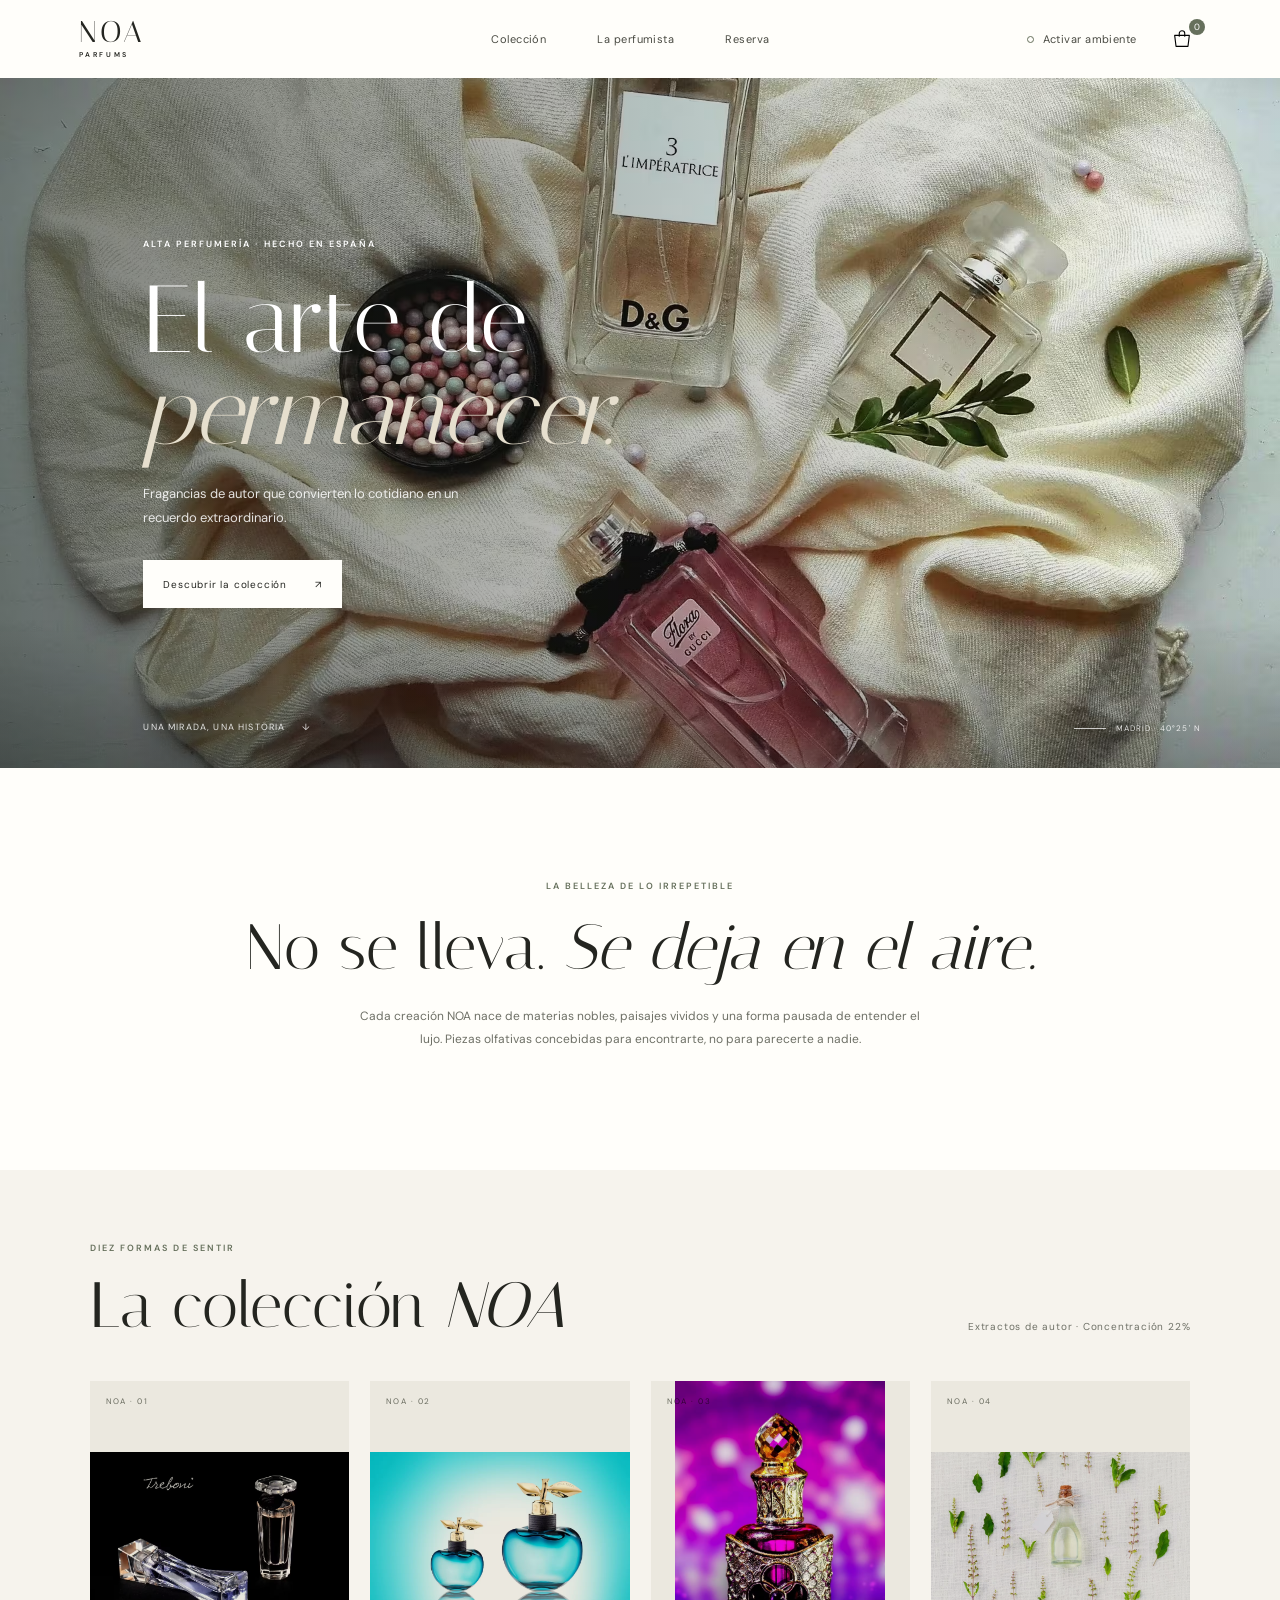
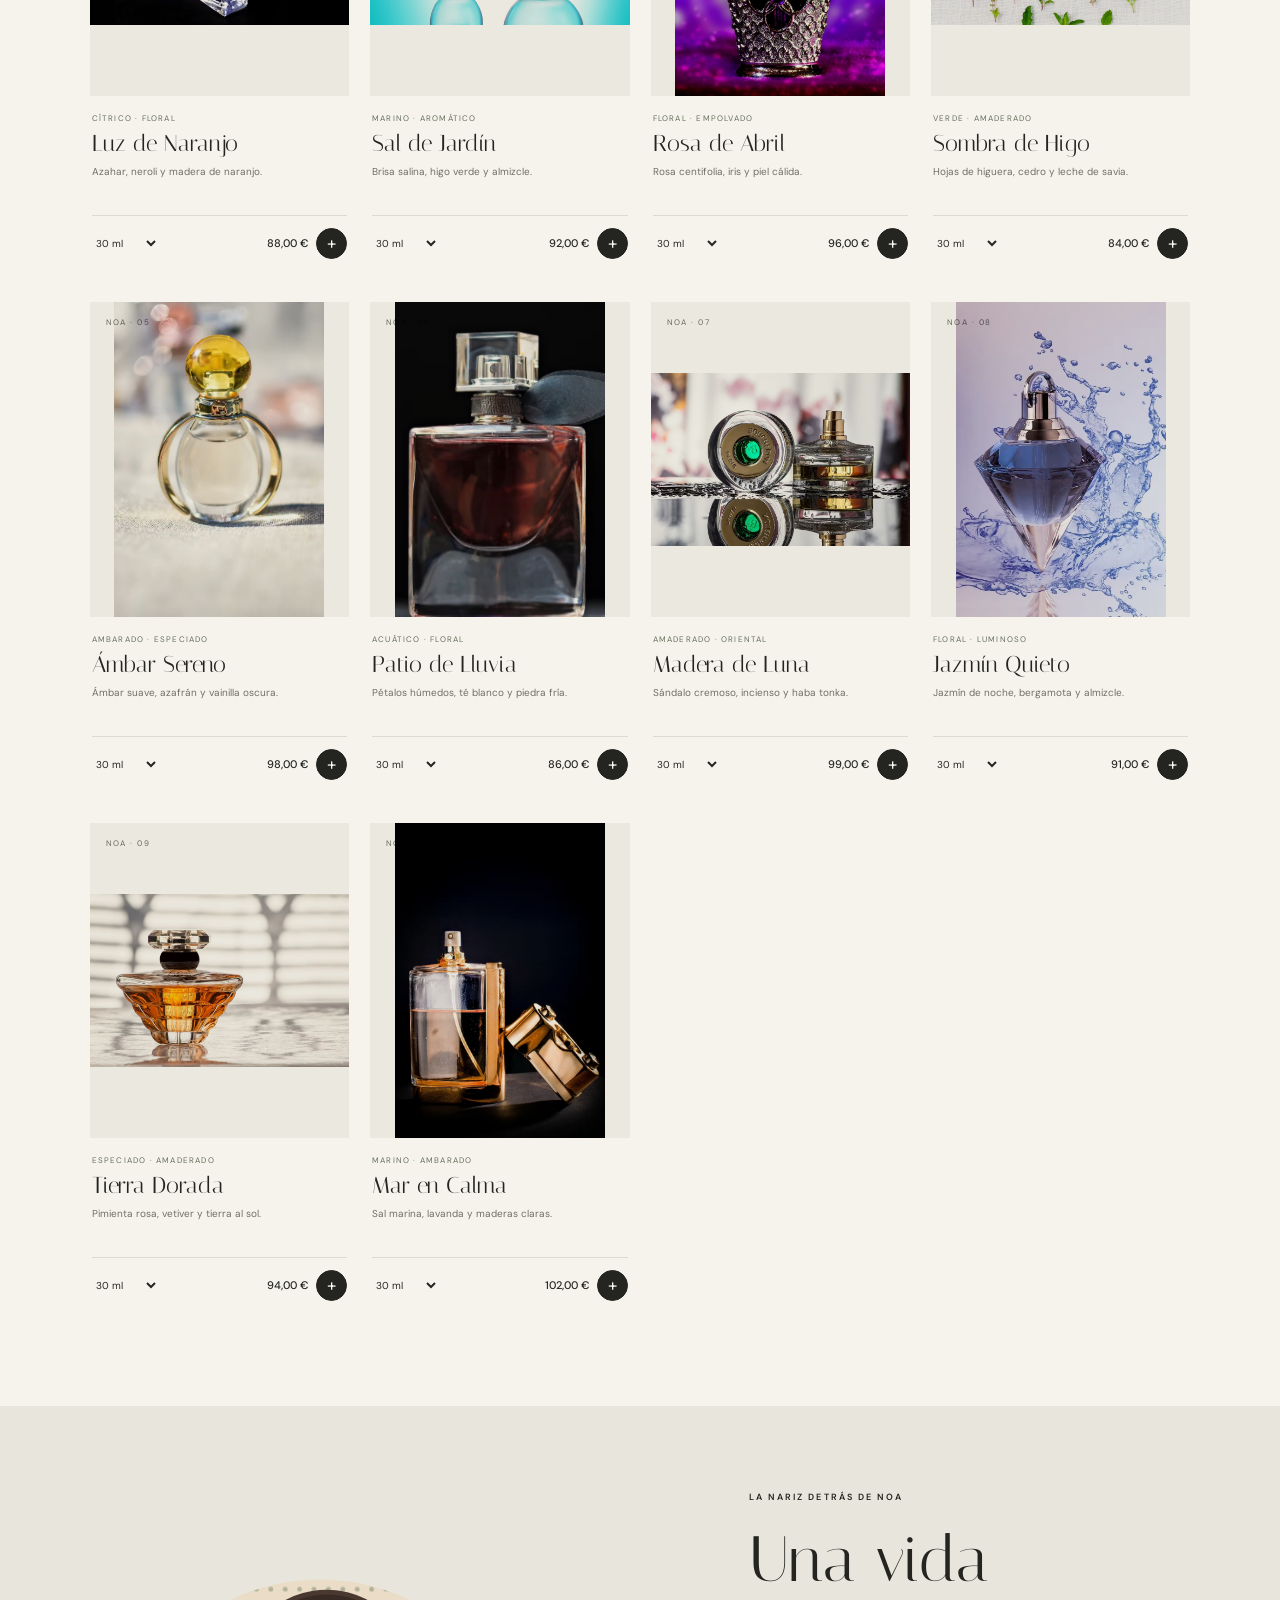
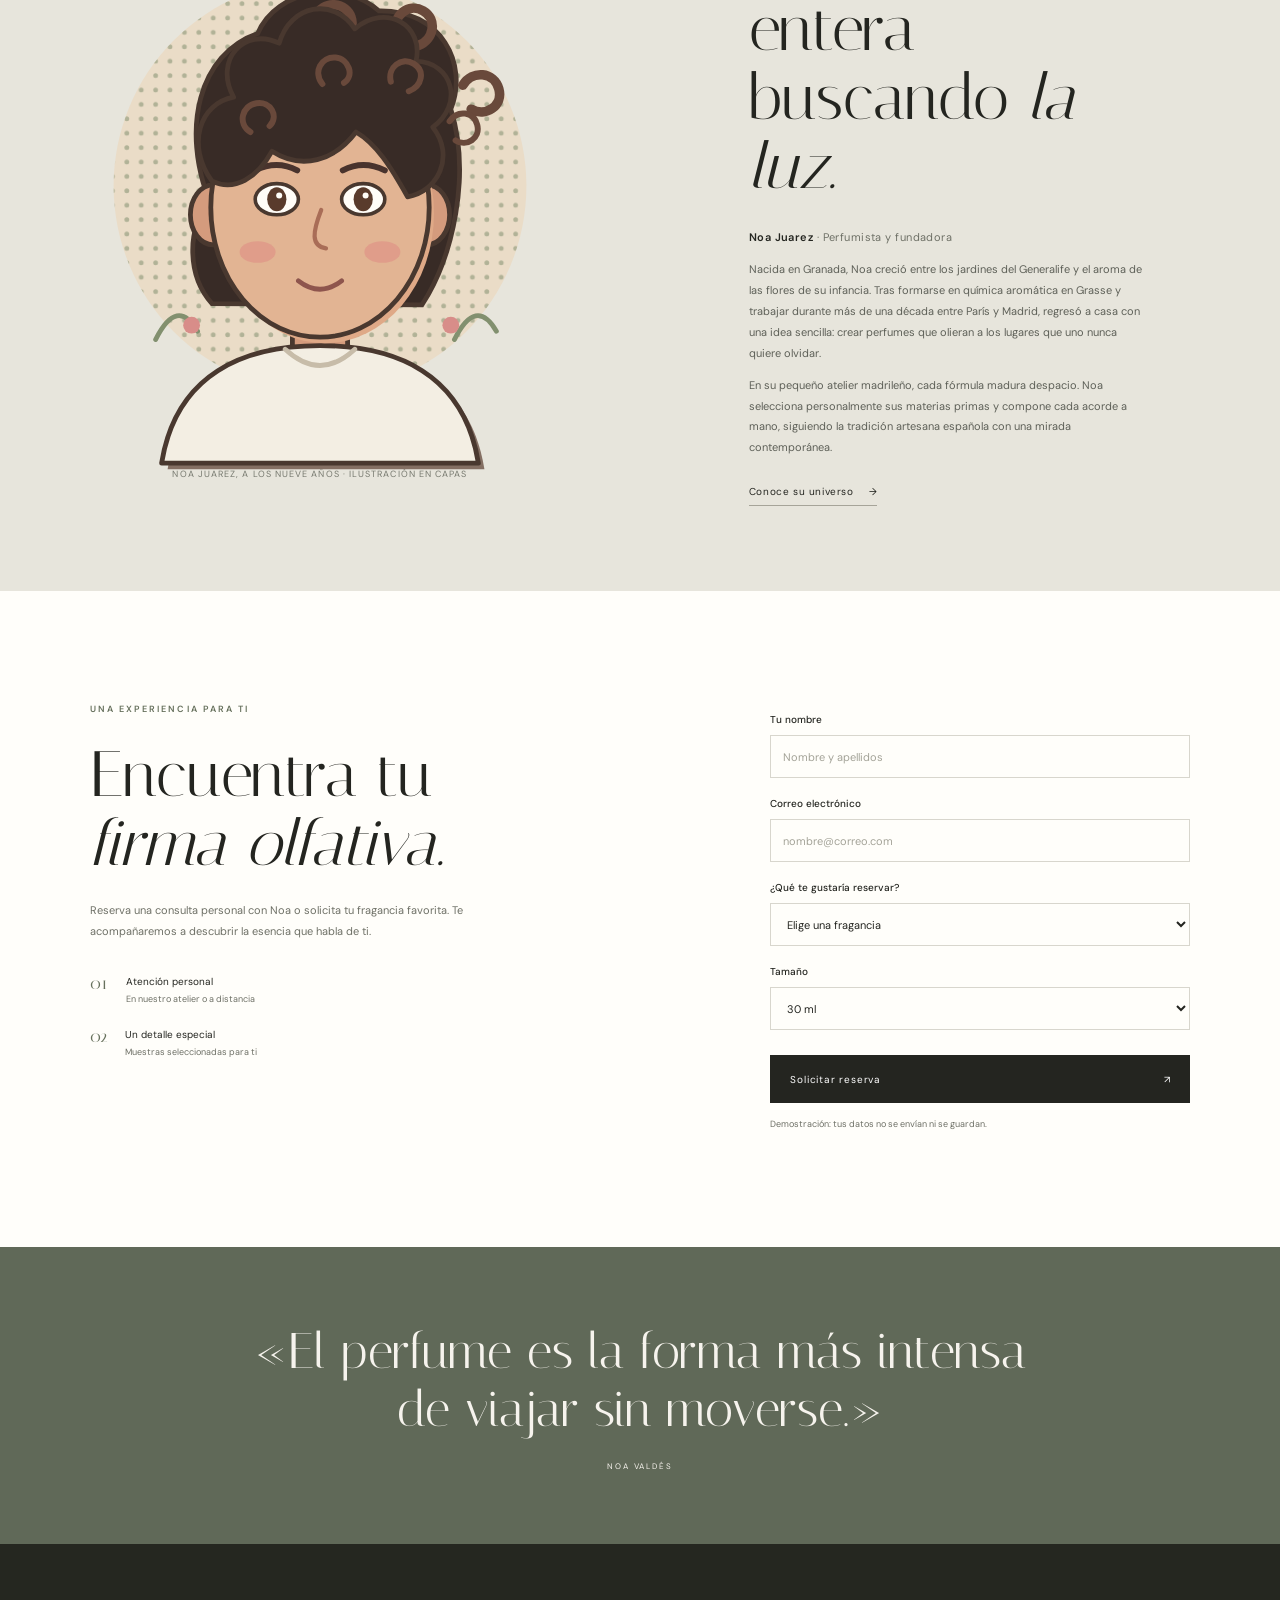
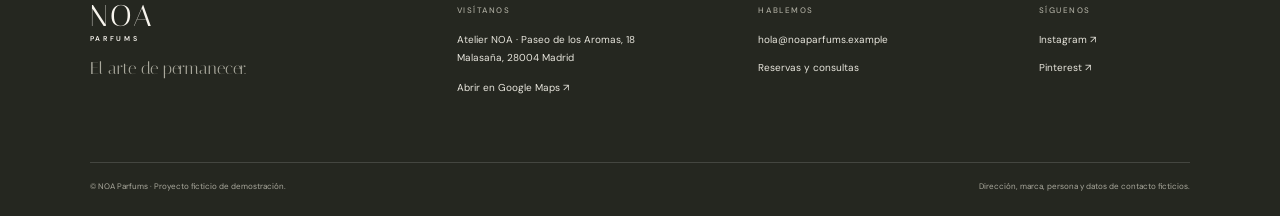
<file: index.html>
<!DOCTYPE html>
<html lang="es">
<head>
    <meta charset="UTF-8">
    <meta name="viewport" content="width=device-width, initial-scale=1.0">
    <meta name="theme-color" content="#f6f2eb">
    <meta name="description" content="NOA Parfums: perfumería de autor, creada en España para acompañar momentos inolvidables.">
    <title>NOA Parfums — El arte de permanecer</title>
    <link rel="preconnect" href="https://fonts.googleapis.com">
    <link rel="preconnect" href="https://fonts.gstatic.com" crossorigin>
    <link href="https://fonts.googleapis.com/css2?family=DM+Sans:wght@400;500;600&family=Italiana&display=swap" rel="stylesheet">
    <link rel="stylesheet" href="css/estilos.css">
</head>
<body>
    <a class="salto-contenido" href="#contenido">Saltar al contenido</a>
    <header class="barra-superior">
        <a class="logotipo" href="#inicio" aria-label="NOA Parfums, inicio">NOA<span>PARFUMS</span></a>
        <nav class="navegacion" aria-label="Navegación principal">
            <a href="#coleccion">Colección</a>
            <a href="#noa">La perfumista</a>
            <a href="#reserva">Reserva</a>
        </nav>
        <div class="acciones-cabecera">
            <button class="boton-sonido" id="toggle-sonido" type="button" aria-pressed="false">
                <span class="punto-sonido" aria-hidden="true"></span>
                <span id="texto-sonido">Activar ambiente</span>
            </button>
            <button class="boton-carrito" id="toggle-cart" type="button" aria-label="Abrir cesta, 0 artículos" aria-controls="cart" aria-expanded="false">
                <svg viewBox="0 0 24 24" aria-hidden="true"><path d="M4 8h16l-1.5 12h-13L4 8Z"/><path d="M9 9V6a3 3 0 0 1 6 0v3"/></svg>
                <span class="contador" id="contador">0</span>
            </button>
        </div>
    </header>

    <main id="contenido">
        <section class="hero" id="inicio" aria-labelledby="titulo-principal">
            <div class="hero-contenido">
                <p class="ceja">Alta perfumería · Hecho en España</p>
                <h1 id="titulo-principal">El arte de<br><em>permanecer.</em></h1>
                <p class="hero-texto">Fragancias de autor que convierten lo cotidiano en un recuerdo extraordinario.</p>
                <a class="boton boton-claro" href="#coleccion">Descubrir la colección <span aria-hidden="true">↗</span></a>
            </div>
            <a class="hero-nota" href="#noa"><span>Una mirada, una historia</span><span aria-hidden="true">↓</span></a>
            <div class="hero-indicador" aria-hidden="true"><span></span> MADRID · 40°25' N</div>
        </section>

        <section class="introduccion seccion" aria-labelledby="titulo-intro">
            <p class="ceja ceja-oscura">La belleza de lo irrepetible</p>
            <h2 id="titulo-intro">No se lleva. <em>Se deja en el aire.</em></h2>
            <p>Cada creación NOA nace de materias nobles, paisajes vividos y una forma pausada de entender el lujo. Piezas olfativas concebidas para encontrarte, no para parecerte a nadie.</p>
        </section>

        <section class="coleccion seccion" id="coleccion" aria-labelledby="titulo-coleccion">
            <div class="encabezado-seccion">
                <div>
                    <p class="ceja ceja-oscura">Diez formas de sentir</p>
                    <h2 id="titulo-coleccion">La colección <em>NOA</em></h2>
                </div>
                <p>Extractos de autor · Concentración 22%</p>
            </div>
            <div id="products" class="catalogo" aria-live="polite"></div>
        </section>

        <section class="historia" id="noa" aria-labelledby="titulo-noa">
            <div class="historia-imagen">
                <div class="retrato-noa" id="retrato-noa" role="img" aria-label="Ilustración en capas de Noa Juarez a los nueve años, con cabello moreno rizado y ojos marrones">
                    <div class="retrato-escena">
                        <div class="retrato-capa" style="--dx:-10;--dy:-6;--z:0">
                            <svg viewBox="0 0 400 440" aria-hidden="true">
                                <defs>
                                    <pattern id="retrato-puntos" width="12" height="12" patternUnits="userSpaceOnUse">
                                        <circle cx="3" cy="3" r="2" fill="#82906f"/>
                                    </pattern>
                                </defs>
                                <circle cx="200" cy="215" r="172" fill="#eadcc7"/>
                                <circle cx="200" cy="215" r="172" fill="url(#retrato-puntos)" opacity=".55"/>
                                <path d="M63 343q18-36 35-7m214 7q18-36 35-7" fill="none" stroke="#82906f" stroke-width="4" stroke-linecap="round"/>
                                <circle cx="93" cy="331" r="7" fill="#d88d89"/>
                                <circle cx="309" cy="331" r="7" fill="#d88d89"/>
                            </svg>
                        </div>
                        <div class="retrato-capa" style="--dx:3;--dy:1;--z:1">
                            <svg viewBox="0 0 400 440" aria-hidden="true">
                                <rect x="177" y="300" width="46" height="66" rx="18" fill="#d49b7d" stroke="#49382f" stroke-width="4"/>
                                <path d="M68 446 C80 371 137 348 200 348 C263 348 320 371 332 446 Z" fill="#846f63" transform="translate(5 5)"/>
                                <path d="M68 446 C80 371 137 348 200 348 C263 348 320 371 332 446 Z" fill="#f3eee3" stroke="#49382f" stroke-width="4" stroke-linejoin="round"/>
                                <path d="M171 351 Q200 378 229 351" fill="none" stroke="#c7bca9" stroke-width="4" stroke-linecap="round"/>
                            </svg>
                        </div>
                        <div class="retrato-cabeza">
                            <div class="retrato-capa" style="--dx:-7;--dy:2;--z:2">
                                <svg viewBox="0 0 400 440" aria-hidden="true">
                                    <path d="M108 228 C84 167 99 105 148 88 C164 50 220 43 249 69 C301 68 324 113 309 151 C326 205 311 274 285 314 L110 313 C90 291 88 252 108 228Z" fill="#382b26" stroke="#49382f" stroke-width="4"/>
                                    <path d="M139 150c-12-9-8-28 6-31 14-3 24 12 15 22m39-49c-9-12-1-29 13-28 14 1 20 18 9 26m42-2c-3-15 11-26 23-19 12 7 9 24-4 29m37 33c8-13 26-11 30 3 4 14-11 24-23 17" fill="none" stroke="#69493b" stroke-width="8" stroke-linecap="round"/>
                                </svg>
                            </div>
                            <div class="retrato-capa" style="--dx:-9;--dy:3;--z:2">
                                <svg viewBox="0 0 400 440" aria-hidden="true">
                                    <ellipse cx="111" cy="239" rx="19" ry="25" fill="#d49b7d" stroke="#49382f" stroke-width="4"/>
                                    <ellipse cx="289" cy="239" rx="19" ry="25" fill="#d49b7d" stroke="#49382f" stroke-width="4"/>
                                    <path d="M112 230q-7 9 1 18m175-18q7 9-1 18" fill="none" stroke="#a96d57" stroke-width="3" stroke-linecap="round"/>
                                </svg>
                            </div>
                            <div class="retrato-capa" style="--dx:13;--dy:8;--z:3">
                                <svg viewBox="0 0 400 440" aria-hidden="true">
                                    <ellipse cx="204" cy="238" rx="91" ry="108" fill="#dfa987"/>
                                    <ellipse cx="200" cy="233" rx="91" ry="108" fill="#e2b493" stroke="#49382f" stroke-width="4"/>
                                </svg>
                            </div>
                            <div class="retrato-capa" style="--dx:22;--dy:14;--z:4">
                                <svg viewBox="0 0 400 440" aria-hidden="true">
                                    <ellipse cx="148" cy="270" rx="15" ry="9" fill="#df8b84" opacity=".55"/>
                                    <ellipse cx="252" cy="270" rx="15" ry="9" fill="#df8b84" opacity=".55"/>
                                    <path d="M182 294 Q200 308 218 294" fill="none" stroke="#8e554d" stroke-width="4" stroke-linecap="round"/>
                                </svg>
                            </div>
                            <div class="retrato-capa retrato-parpadeo" style="--dx:22;--dy:14;--z:5">
                                <svg viewBox="0 0 400 440" aria-hidden="true">
                                    <ellipse cx="164" cy="226" rx="18" ry="13" fill="#fffdf8" stroke="#49382f" stroke-width="3"/>
                                    <ellipse cx="236" cy="226" rx="18" ry="13" fill="#fffdf8" stroke="#49382f" stroke-width="3"/>
                                </svg>
                            </div>
                            <div class="retrato-capa retrato-parpadeo" style="--dx:29;--dy:19;--z:6">
                                <svg viewBox="0 0 400 440" aria-hidden="true">
                                    <ellipse cx="164" cy="226" rx="8" ry="10" fill="#593b2c"/>
                                    <ellipse cx="236" cy="226" rx="8" ry="10" fill="#593b2c"/>
                                    <circle cx="166" cy="223" r="2.5" fill="#fffdf8"/>
                                    <circle cx="238" cy="223" r="2.5" fill="#fffdf8"/>
                                </svg>
                            </div>
                            <div class="retrato-capa" style="--dx:24;--dy:22;--z:7">
                                <svg viewBox="0 0 400 440" aria-hidden="true">
                                    <path d="M146 202 Q164 193 181 202 M219 202 Q236 193 254 202" fill="none" stroke="#49332d" stroke-width="5" stroke-linecap="round"/>
                                </svg>
                            </div>
                            <div class="retrato-capa" style="--dx:31;--dy:18;--z:8">
                                <svg viewBox="0 0 400 440" aria-hidden="true">
                                    <path d="M201 235 C194 253 192 265 205 267" fill="none" stroke="#a96d57" stroke-width="3.5" stroke-linecap="round"/>
                                </svg>
                            </div>
                            <div class="retrato-capa" style="--dx:16;--dy:10;--z:10">
                                <svg viewBox="0 0 400 440" aria-hidden="true">
                                    <path d="M110 211 C88 181 100 146 128 141 C111 110 137 82 166 96 C175 64 211 57 229 84 C255 62 287 81 280 111 C311 112 320 147 294 166 C313 190 298 220 273 224 C259 199 247 180 230 170 C212 194 185 202 160 186 C148 208 129 220 110 211Z" fill="#382b26" stroke="#49382f" stroke-width="4" stroke-linejoin="round"/>
                                    <path d="M142 170c-11-7-7-22 5-24 12-2 19 11 11 19m44-35c-8-10-1-23 11-22 11 1 16 15 7 21m39-1c-3-12 9-21 19-15 10 6 7 19-4 23m34 25c7-10 20-8 23 3 3 11-9 19-18 13" fill="none" stroke="#69493b" stroke-width="5" stroke-linecap="round"/>
                                </svg>
                            </div>
                        </div>
                    </div>
                </div>
                <p class="retrato-pie">Noa Juarez, a los nueve años · Ilustración en capas</p>
            </div>
            <div class="historia-texto">
                <p class="ceja">La nariz detrás de NOA</p>
                <h2 id="titulo-noa">Una vida entera<br>buscando <em>la luz.</em></h2>
                <p class="nombre-fundadora">Noa Juarez <span>· Perfumista y fundadora</span></p>
                <p>Nacida en Granada, Noa creció entre los jardines del Generalife y el aroma de las flores de su infancia. Tras formarse en química aromática en Grasse y trabajar durante más de una década entre París y Madrid, regresó a casa con una idea sencilla: crear perfumes que olieran a los lugares que uno nunca quiere olvidar.</p>
                <p>En su pequeño atelier madrileño, cada fórmula madura despacio. Noa selecciona personalmente sus materias primas y compone cada acorde a mano, siguiendo la tradición artesana española con una mirada contemporánea.</p>
                <a class="enlace-discreto" href="#reserva">Conoce su universo <span aria-hidden="true">→</span></a>
            </div>
        </section>

        <section class="reserva seccion" id="reserva" aria-labelledby="titulo-reserva">
            <div class="reserva-intro">
                <p class="ceja ceja-oscura">Una experiencia para ti</p>
                <h2 id="titulo-reserva">Encuentra tu<br><em>firma olfativa.</em></h2>
                <p>Reserva una consulta personal con Noa o solicita tu fragancia favorita. Te acompañaremos a descubrir la esencia que habla de ti.</p>
                <div class="reserva-detalle"><span>01</span><p>Atención personal<br><small>En nuestro atelier o a distancia</small></p></div>
                <div class="reserva-detalle"><span>02</span><p>Un detalle especial<br><small>Muestras seleccionadas para ti</small></p></div>
            </div>
            <form class="formulario-reserva" id="formulario-reserva">
                <label for="nombre-reserva">Tu nombre</label>
                <input id="nombre-reserva" name="nombre" type="text" autocomplete="name" placeholder="Nombre y apellidos" required>
                <label for="email-reserva">Correo electrónico</label>
                <input id="email-reserva" name="email" type="email" autocomplete="email" placeholder="nombre@correo.com" required>
                <label for="perfume-reserva">¿Qué te gustaría reservar?</label>
                <select id="perfume-reserva" name="perfume" required>
                    <option value="">Elige una fragancia</option>
                </select>
                <label for="tamano-reserva">Tamaño</label>
                <select id="tamano-reserva" name="tamano" required>
                    <option value="30">30 ml</option>
                    <option value="50">50 ml</option>
                    <option value="100">100 ml</option>
                </select>
                <button class="boton boton-oscuro" type="submit">Solicitar reserva <span aria-hidden="true">↗</span></button>
                <p class="aviso-reserva" id="aviso-reserva" role="status">Demostración: tus datos no se envían ni se guardan.</p>
            </form>
        </section>

        <section class="nota-final" aria-label="Filosofía NOA">
            <p>«El perfume es la forma más intensa<br>de viajar sin moverse.»</p>
            <span>NOA VALDÉS</span>
        </section>
    </main>

    <footer class="pie">
        <div class="pie-marca">
            <a class="logotipo logotipo-pie" href="#inicio">NOA<span>PARFUMS</span></a>
            <p>El arte de permanecer.</p>
        </div>
        <div class="pie-columna">
            <h2>Visítanos</h2>
            <p>Atelier NOA · Paseo de los Aromas, 18<br>Malasaña, 28004 Madrid</p>
            <a href="https://www.google.com/maps/search/?api=1&amp;query=Paseo+de+los+Aromas+18%2C+Madrid" target="_blank" rel="noopener noreferrer">Abrir en Google Maps ↗</a>
        </div>
        <div class="pie-columna">
            <h2>Hablemos</h2>
            <a href="mailto:hola@noaparfums.example">hola@noaparfums.example</a>
            <a href="mailto:reservas@noaparfums.example">Reservas y consultas</a>
        </div>
        <div class="pie-columna pie-redes">
            <h2>Síguenos</h2>
            <a href="https://www.instagram.com/noa.parfums/" target="_blank" rel="noopener noreferrer">Instagram ↗</a>
            <a href="https://www.pinterest.com/noaparfums/" target="_blank" rel="noopener noreferrer">Pinterest ↗</a>
        </div>
        <div class="pie-legal">
            <span>© NOA Parfums · Proyecto ficticio de demostración.</span>
            <span>Dirección, marca, persona y datos de contacto ficticios.</span>
        </div>
    </footer>

    <div class="velo-carrito" id="velo-carrito" hidden></div>
    <aside id="cart" class="carrito-panel" aria-labelledby="titulo-carrito" aria-hidden="true">
        <div class="carrito-cabecera">
            <div><p class="ceja ceja-oscura">Tu selección</p><h2 id="titulo-carrito">La cesta</h2></div>
            <button class="cerrar-carrito" id="cerrar-carrito" type="button" aria-label="Cerrar cesta">×</button>
        </div>
        <div id="cart-items" class="carrito-items"></div>
        <div class="carrito-vacio" id="carrito-vacio">Tu cesta está esperando<br>su primera historia.</div>
        <div class="carrito-pie">
            <div id="cart-total">Total <strong>0,00 €</strong></div>
            <a class="boton boton-oscuro" href="#reserva" id="enlace-reserva-carrito">Solicitar reserva <span aria-hidden="true">↗</span></a>
            <p>La compra y la reserva son demostrativas.</p>
        </div>
    </aside>

    <script src="js/funciones.js"></script>
</body>
</html>
</file>
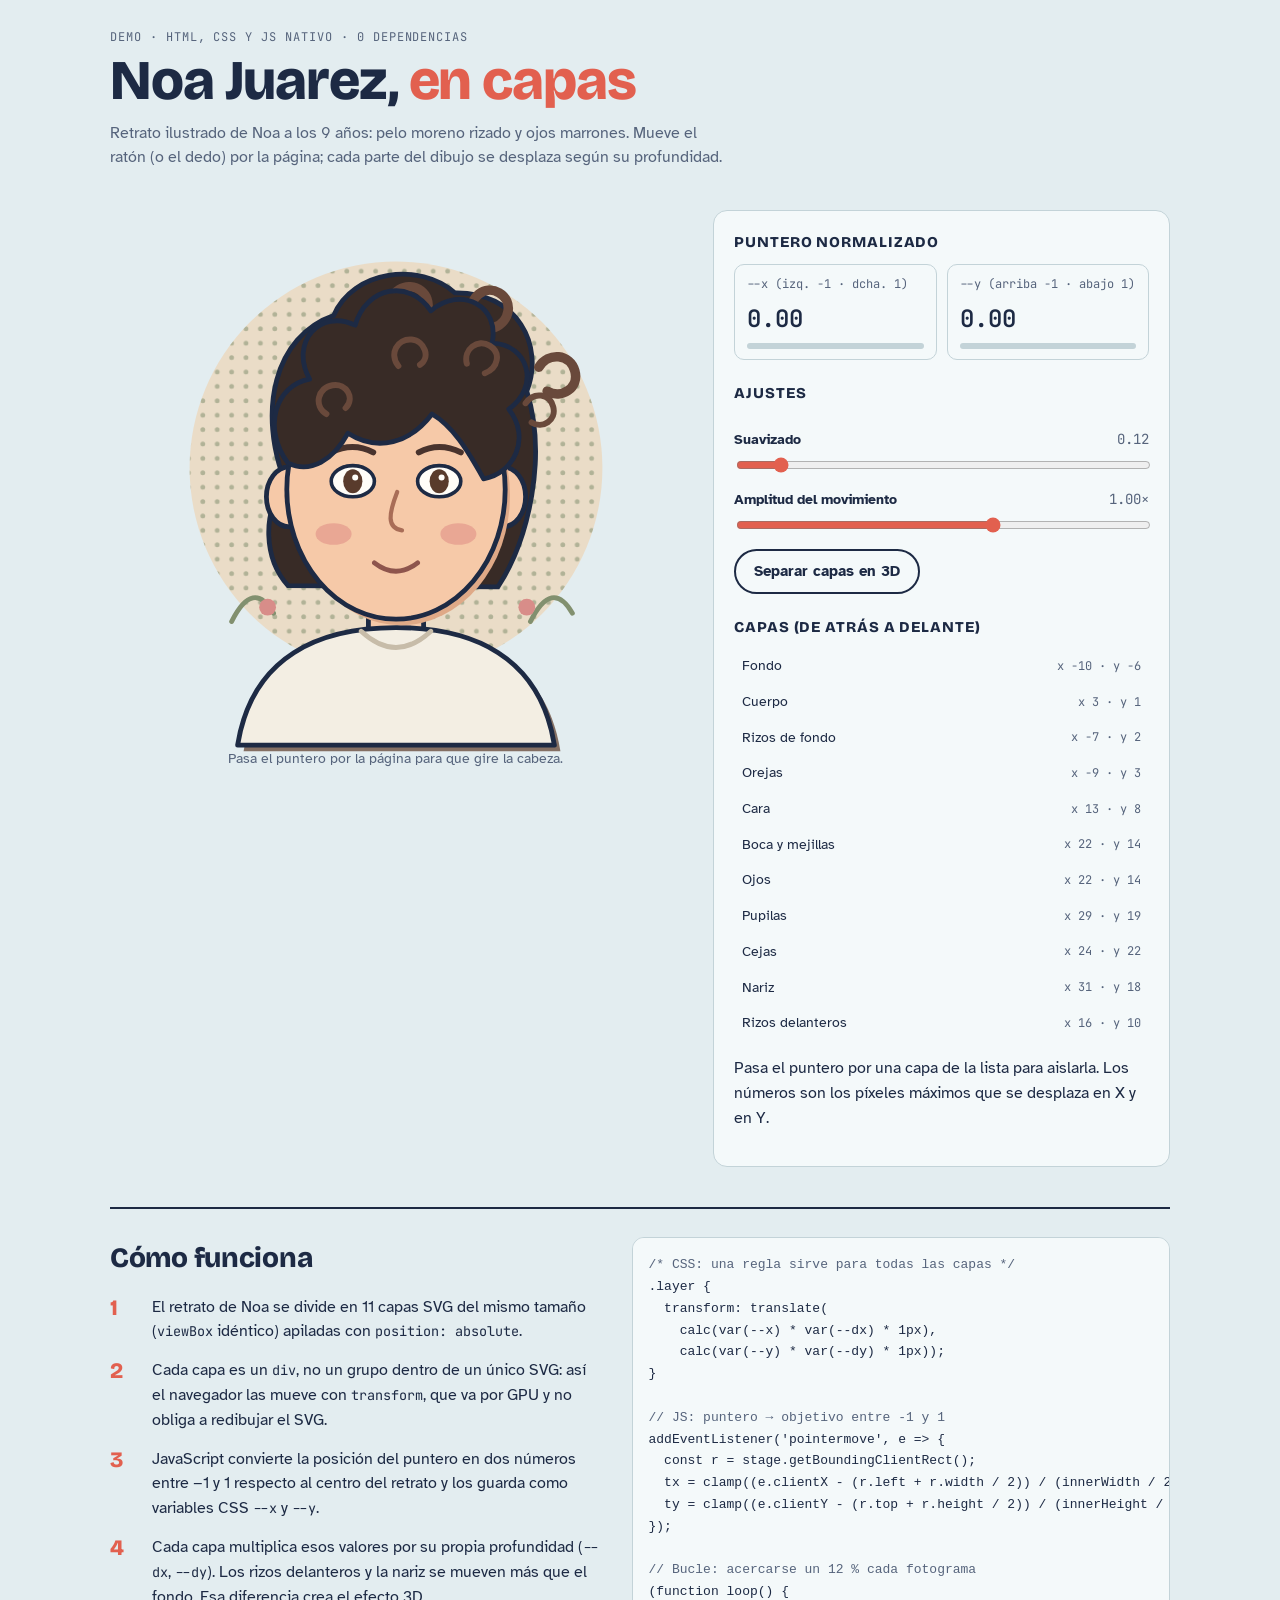
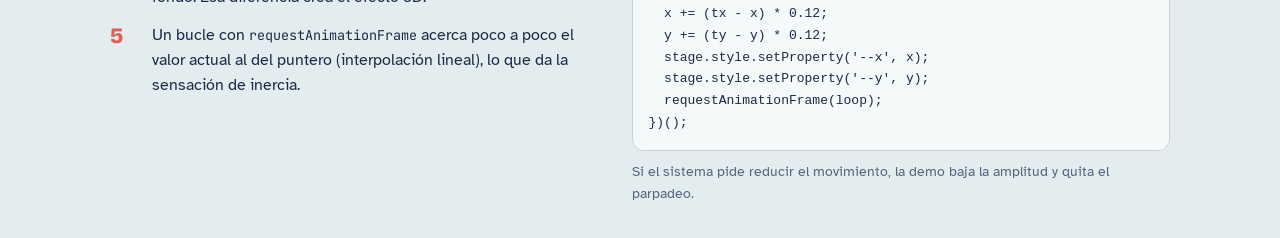
<file: Retrato en capas.html>
<!doctype html><html><head><meta charset=utf8><meta name=viewport content="width=device-width,initial-scale=1,viewport-fit=cover"><style>:root{color-scheme:light;box-sizing:border-box;padding-top:env(safe-area-inset-top,0px);padding-bottom:env(safe-area-inset-bottom,0px)}html{scroll-padding-top:env(safe-area-inset-top,0px)}body{margin:0;padding:0;font:14px -apple-system,BlinkMacSystemFont,sans-serif;background:#fff;color:#000}img{max-width:100%}[hidden]:not([hidden=until-found i]){display:none!important}</style></head><body>
<title>Noa Juarez — retrato en capas</title>
<link rel="stylesheet" href="https://fonts.googleapis.com/css2?family=Bricolage+Grotesque:opsz,wght@12..96,500;12..96,800&family=Atkinson+Hyperlegible:wght@400;700&family=JetBrains+Mono:wght@400;600&display=swap">
<style>
/* Layout: escenario grande a la izquierda, panel de control a la derecha; abajo, el "cómo funciona". Estética de impresión risograph. */
:root {
  --paper: #e3edf0;
  --panel: #f4f9fa;
  --fg: #1d2a44;
  --muted: #56647c;
  --rule: #c3d3d8;
  --accent: #e2604f;
  --accent-ink: #ffffff;
  /* colores del dibujo: iguales en ambos temas */
  --line: #1d2a44;
  --skin: #f6c9a8;
  --coral: #ef6f5e;
  --sun: #f2c14e;
  --teal: #3c8d93;
  --white: #fffdf8;
  --display: "Bricolage Grotesque", "Arial Narrow", system-ui, sans-serif;
  --body: "Atkinson Hyperlegible", system-ui, -apple-system, "Segoe UI", sans-serif;
  --mono: "JetBrains Mono", ui-monospace, "SFMono-Regular", Menlo, monospace;
}
@media (prefers-color-scheme: dark) {
  :root:not([data-theme="light"]) {
    --paper: #131b29; --panel: #1a2436; --fg: #e6edf4; --muted: #9aa8bd;
    --rule: #2c3a52; --accent: #f27a69; --accent-ink: #131b29; color-scheme: dark;
  }
}
:root[data-theme="dark"] {
  --paper: #131b29; --panel: #1a2436; --fg: #e6edf4; --muted: #9aa8bd;
  --rule: #2c3a52; --accent: #f27a69; --accent-ink: #131b29; color-scheme: dark;
}

* { box-sizing: border-box; }
body {
  background: var(--paper); color: var(--fg);
  font-family: var(--body); font-size: 16px; line-height: 1.55;
  padding: 28px 20px 56px;
}
.wrap { max-width: 1060px; margin: 0 auto; display: grid; gap: 40px; }

header { display: grid; gap: 6px; max-width: 62ch; }
.eyebrow { font-family: var(--mono); font-size: 12px; letter-spacing: .08em; text-transform: uppercase; color: var(--muted); }
h1 { font-family: var(--display); font-weight: 800; font-size: clamp(34px, 6vw, 56px); line-height: 1; margin: 0; letter-spacing: -.02em; text-wrap: balance; }
h1 em { font-style: normal; color: var(--accent); }
header p { margin: 6px 0 0; color: var(--muted); }

.demo { display: grid; grid-template-columns: minmax(0, 1.25fr) minmax(0, 1fr); gap: 32px; align-items: start; }
@media (max-width: 760px) { .demo { grid-template-columns: 1fr; } }

/* ---------- escenario ---------- */
.stage-box { display: grid; gap: 10px; min-width: 0; }
.stage {
  --x: 0; --y: 0; --amp: 1; --explode: 0;
  position: relative; width: 100%; max-width: 480px; aspect-ratio: 400 / 440;
  margin: 0 auto; perspective: 1400px; touch-action: pan-y;
}
.head, .scene { position: absolute; inset: 0; transform-style: preserve-3d; }
.scene {
  transform: rotateY(calc(var(--explode) * -38deg)) rotateX(calc(var(--explode) * 12deg)) scale(calc(1 - var(--explode) * .12));
  transition: transform .7s cubic-bezier(.3,.7,.2,1);
}
.head { transform: rotate(calc(var(--x) * 3deg)); transform-origin: 50% 70%; }
.layer {
  position: absolute; inset: 0;
  transform: translate3d(
    calc(var(--x) * var(--dx) * var(--amp) * 1px),
    calc(var(--y) * var(--dy) * var(--amp) * 1px),
    calc(var(--explode) * var(--z) * 34px));
  transition: opacity .25s, filter .25s;
  will-change: transform;
}
.layer svg { width: 100%; height: 100%; display: block; overflow: visible; }
.stage[data-focus] .layer { opacity: .12; }
.stage[data-focus] .layer.is-focus { opacity: 1; filter: drop-shadow(0 0 6px var(--accent)); }
.stage.exploded .layer svg { filter: drop-shadow(0 6px 10px rgba(20,30,50,.18)); }

.blink svg { transform-origin: 50% 50.5%; animation: blink 5.5s infinite; }
@keyframes blink { 0%, 95%, 100% { transform: scaleY(1); } 97% { transform: scaleY(.08); } }

.hint { text-align: center; font-size: 14px; color: var(--muted); margin: 0; }

/* ---------- panel ---------- */
.panel { background: var(--panel); border: 1px solid var(--rule); border-radius: 14px; padding: 20px; display: grid; gap: 22px; min-width: 0; }
.panel h2 { font-family: var(--display); font-weight: 800; font-size: 15px; letter-spacing: .06em; text-transform: uppercase; margin: 0 0 10px; }

.readout { display: grid; grid-template-columns: 1fr 1fr; gap: 10px; }
.val { border: 1px solid var(--rule); border-radius: 10px; padding: 10px 12px; display: grid; gap: 6px; }
.val span { font-family: var(--mono); font-size: 12px; color: var(--muted); }
.val output { font-family: var(--mono); font-size: 24px; font-weight: 600; font-variant-numeric: tabular-nums; }
.meter { height: 6px; background: var(--rule); border-radius: 3px; position: relative; overflow: hidden; }
.meter i { position: absolute; top: 0; bottom: 0; left: 50%; width: 0; background: var(--accent); }

.controls { display: grid; gap: 14px; }
.ctrl { display: grid; gap: 4px; }
.ctrl label { display: flex; justify-content: space-between; font-size: 14px; font-weight: 700; }
.ctrl label b { font-family: var(--mono); font-weight: 400; color: var(--muted); font-variant-numeric: tabular-nums; }
input[type=range] { width: 100%; accent-color: var(--accent); }
.toggle {
  font: inherit; font-weight: 700; font-size: 15px; cursor: pointer;
  border: 2px solid var(--fg); background: transparent; color: var(--fg);
  border-radius: 999px; padding: 9px 18px; justify-self: start;
}
.toggle[aria-pressed="true"] { background: var(--accent); border-color: var(--accent); color: var(--accent-ink); }
button:focus-visible, input:focus-visible, li:focus-visible { outline: 3px solid var(--accent); outline-offset: 2px; }

.layers { list-style: none; margin: 0; padding: 0; display: grid; gap: 2px; }
.layers li {
  display: grid; grid-template-columns: 1fr auto; gap: 10px; align-items: center;
  padding: 6px 8px; border-radius: 8px; font-size: 14px; cursor: default;
}
.layers li:hover, .layers li:focus-visible { background: var(--paper); }
.layers li code { font-family: var(--mono); font-size: 12px; color: var(--muted); font-variant-numeric: tabular-nums; }
.layers .note { font-size: 13px; color: var(--muted); margin: 8px 0 0; }

/* ---------- explicación ---------- */
.how { display: grid; grid-template-columns: minmax(0, 1fr) minmax(0, 1.1fr); gap: 32px; border-top: 2px solid var(--fg); padding-top: 28px; }
@media (max-width: 760px) { .how { grid-template-columns: 1fr; } }
.how h2 { font-family: var(--display); font-weight: 800; font-size: 28px; margin: 0 0 14px; letter-spacing: -.01em; }
.steps { margin: 0; padding: 0; list-style: none; counter-reset: s; display: grid; gap: 14px; }
.steps li { counter-increment: s; display: grid; grid-template-columns: 34px 1fr; gap: 8px; max-width: 60ch; }
.steps li::before { content: counter(s); font-family: var(--display); font-weight: 800; font-size: 22px; color: var(--accent); line-height: 1.2; }
.steps code, .how p code { font-family: var(--mono); font-size: 13.5px; }
pre {
  margin: 0; background: var(--panel); border: 1px solid var(--rule); border-radius: 12px;
  padding: 16px; overflow-x: auto; font-family: var(--mono); font-size: 13px; line-height: 1.6;
}
pre .c { color: var(--muted); }
.how .codecol { display: grid; gap: 10px; min-width: 0; align-content: start; }
.how .codecol p { margin: 0; font-size: 14px; color: var(--muted); }
</style>

<div class="wrap">
  <header>
    <span class="eyebrow">Demo · HTML, CSS y JS nativo · 0 dependencias</span>
    <h1>Noa Juarez, <em>en capas</em></h1>
    <p>Retrato ilustrado de Noa a los 9 años: pelo moreno rizado y ojos marrones. Mueve el ratón (o el dedo) por la página; cada parte del dibujo se desplaza según su profundidad.</p>
  </header>

  <section class="demo">
    <div class="stage-box">
      <div class="stage" id="stage" aria-label="Retrato ilustrado de una niña de nueve años, de cabello moreno rizado y ojos marrones, que gira hacia el puntero" role="img">
        <div class="scene">
          <div class="layer" data-layer="Fondo" style="--dx:-10;--dy:-6;--z:0">
            <svg viewBox="0 0 400 440" aria-hidden="true">
              <defs>
                <pattern id="dots" width="12" height="12" patternUnits="userSpaceOnUse">
                  <circle cx="3" cy="3" r="2" fill="#82906f"/>
                </pattern>
              </defs>
              <circle cx="200" cy="215" r="172" fill="#eadcc7"/>
              <circle cx="200" cy="215" r="172" fill="url(#dots)" opacity=".55"/>
              <path d="M63 343q18-36 35-7m214 7q18-36 35-7" fill="none" stroke="#82906f" stroke-width="4" stroke-linecap="round"/>
              <circle cx="93" cy="331" r="7" fill="#d88d89"/>
              <circle cx="309" cy="331" r="7" fill="#d88d89"/>
            </svg>
          </div>
          <div class="layer" data-layer="Cuerpo" style="--dx:3;--dy:1;--z:1">
            <svg viewBox="0 0 400 440" aria-hidden="true">
              <rect x="177" y="300" width="46" height="66" rx="18" fill="var(--skin)" stroke="var(--line)" stroke-width="4"/>
              <path d="M68 446 C80 371 137 348 200 348 C263 348 320 371 332 446 Z" fill="#846f63" transform="translate(5 5)"/>
              <path d="M68 446 C80 371 137 348 200 348 C263 348 320 371 332 446 Z" fill="#f3eee3" stroke="var(--line)" stroke-width="4" stroke-linejoin="round"/>
              <path d="M171 351 Q200 378 229 351" fill="none" stroke="#c7bca9" stroke-width="4" stroke-linecap="round"/>
            </svg>
          </div>
          <div class="head">
            <div class="layer" data-layer="Rizos de fondo" style="--dx:-7;--dy:2;--z:2">
              <svg viewBox="0 0 400 440" aria-hidden="true">
                <path d="M108 228 C84 167 99 105 148 88 C164 50 220 43 249 69 C301 68 324 113 309 151 C326 205 311 274 285 314 L110 313 C90 291 88 252 108 228Z" fill="#382b26" stroke="var(--line)" stroke-width="4"/>
                <path d="M139 150c-12-9-8-28 6-31 14-3 24 12 15 22m39-49c-9-12-1-29 13-28 14 1 20 18 9 26m42-2c-3-15 11-26 23-19 12 7 9 24-4 29m37 33c8-13 26-11 30 3 4 14-11 24-23 17" fill="none" stroke="#69493b" stroke-width="8" stroke-linecap="round"/>
              </svg>
            </div>
            <div class="layer" data-layer="Orejas" style="--dx:-9;--dy:3;--z:2">
              <svg viewBox="0 0 400 440" aria-hidden="true">
                <ellipse cx="111" cy="239" rx="19" ry="25" fill="var(--skin)" stroke="var(--line)" stroke-width="4"/>
                <ellipse cx="289" cy="239" rx="19" ry="25" fill="var(--skin)" stroke="var(--line)" stroke-width="4"/>
                <path d="M112 230q-7 9 1 18m175-18q7 9-1 18" fill="none" stroke="#a96d57" stroke-width="3" stroke-linecap="round"/>
              </svg>
            </div>
            <div class="layer" data-layer="Cara" style="--dx:13;--dy:8;--z:3">
              <svg viewBox="0 0 400 440" aria-hidden="true">
                <ellipse cx="204" cy="238" rx="91" ry="108" fill="#dfa987"/>
                <ellipse cx="200" cy="233" rx="91" ry="108" fill="var(--skin)" stroke="var(--line)" stroke-width="4"/>
              </svg>
            </div>
            <div class="layer" data-layer="Boca y mejillas" style="--dx:22;--dy:14;--z:4">
              <svg viewBox="0 0 400 440" aria-hidden="true">
                <ellipse cx="148" cy="270" rx="15" ry="9" fill="#df8b84" opacity=".55"/>
                <ellipse cx="252" cy="270" rx="15" ry="9" fill="#df8b84" opacity=".55"/>
                <path d="M182 294 Q200 308 218 294" fill="none" stroke="#8e554d" stroke-width="4" stroke-linecap="round"/>
              </svg>
            </div>
            <div class="layer blink" data-layer="Ojos" style="--dx:22;--dy:14;--z:5">
              <svg viewBox="0 0 400 440" aria-hidden="true">
                <ellipse cx="164" cy="226" rx="18" ry="13" fill="var(--white)" stroke="var(--line)" stroke-width="3"/>
                <ellipse cx="236" cy="226" rx="18" ry="13" fill="var(--white)" stroke="var(--line)" stroke-width="3"/>
              </svg>
            </div>
            <div class="layer blink" data-layer="Pupilas" style="--dx:29;--dy:19;--z:6">
              <svg viewBox="0 0 400 440" aria-hidden="true">
                <ellipse cx="164" cy="226" rx="8" ry="10" fill="#593b2c"/>
                <ellipse cx="236" cy="226" rx="8" ry="10" fill="#593b2c"/>
                <circle cx="166" cy="223" r="2.5" fill="var(--white)"/>
                <circle cx="238" cy="223" r="2.5" fill="var(--white)"/>
              </svg>
            </div>
            <div class="layer" data-layer="Cejas" style="--dx:24;--dy:22;--z:7">
              <svg viewBox="0 0 400 440" aria-hidden="true">
                <path d="M146 202 Q164 193 181 202 M219 202 Q236 193 254 202" fill="none" stroke="#49332d" stroke-width="5" stroke-linecap="round"/>
              </svg>
            </div>
            <div class="layer" data-layer="Nariz" style="--dx:31;--dy:18;--z:8">
              <svg viewBox="0 0 400 440" aria-hidden="true">
                <path d="M201 235 C194 253 192 265 205 267" fill="none" stroke="#a96d57" stroke-width="3.5" stroke-linecap="round"/>
              </svg>
            </div>
            <div class="layer" data-layer="Rizos delanteros" style="--dx:16;--dy:10;--z:10">
              <svg viewBox="0 0 400 440" aria-hidden="true">
                <path d="M110 211 C88 181 100 146 128 141 C111 110 137 82 166 96 C175 64 211 57 229 84 C255 62 287 81 280 111 C311 112 320 147 294 166 C313 190 298 220 273 224 C259 199 247 180 230 170 C212 194 185 202 160 186 C148 208 129 220 110 211Z" fill="#382b26" stroke="var(--line)" stroke-width="4" stroke-linejoin="round"/>
                <path d="M142 170c-11-7-7-22 5-24 12-2 19 11 11 19m44-35c-8-10-1-23 11-22 11 1 16 15 7 21m39-1c-3-12 9-21 19-15 10 6 7 19-4 23m34 25c7-10 20-8 23 3 3 11-9 19-18 13" fill="none" stroke="#69493b" stroke-width="5" stroke-linecap="round"/>
              </svg>
            </div>
          </div>
        </div>
      </div>
      <p class="hint" id="hint">Pasa el puntero por la página para que gire la cabeza.</p>
    </div>

    <aside class="panel">
      <div>
        <h2>Puntero normalizado</h2>
        <div class="readout">
          <div class="val"><span>--x (izq. −1 · dcha. 1)</span><output id="ox">0.00</output><div class="meter"><i id="mx"></i></div></div>
          <div class="val"><span>--y (arriba −1 · abajo 1)</span><output id="oy">0.00</output><div class="meter"><i id="my"></i></div></div>
        </div>
      </div>

      <div class="controls">
        <h2>Ajustes</h2>
        <div class="ctrl">
          <label for="ease">Suavizado <b id="easeV">0.12</b></label>
          <input id="ease" type="range" min="0.03" max="1" step="0.01" value="0.12">
        </div>
        <div class="ctrl">
          <label for="amp">Amplitud del movimiento <b id="ampV">1.00×</b></label>
          <input id="amp" type="range" min="0" max="1.6" step="0.05" value="1">
        </div>
        <button class="toggle" id="explode" type="button" aria-pressed="false">Separar capas en 3D</button>
      </div>

      <div>
        <h2>Capas (de atrás a delante)</h2>
        <ul class="layers" id="layerList"></ul>
        <p class="note">Pasa el puntero por una capa de la lista para aislarla. Los números son los píxeles máximos que se desplaza en X y en Y.</p>
      </div>
    </aside>
  </section>

  <section class="how">
    <div>
      <h2>Cómo funciona</h2>
      <ol class="steps">
        <li><span>El retrato de Noa se divide en 11 capas SVG del mismo tamaño (<code>viewBox</code> idéntico) apiladas con <code>position: absolute</code>.</span></li>
        <li><span>Cada capa es un <code>div</code>, no un grupo dentro de un único SVG: así el navegador las mueve con <code>transform</code>, que va por GPU y no obliga a redibujar el SVG.</span></li>
        <li><span>JavaScript convierte la posición del puntero en dos números entre −1 y 1 respecto al centro del retrato y los guarda como variables CSS <code>--x</code> y <code>--y</code>.</span></li>
        <li><span>Cada capa multiplica esos valores por su propia profundidad (<code>--dx</code>, <code>--dy</code>). Los rizos delanteros y la nariz se mueven más que el fondo. Esa diferencia crea el efecto 3D.</span></li>
        <li><span>Un bucle con <code>requestAnimationFrame</code> acerca poco a poco el valor actual al del puntero (interpolación lineal), lo que da la sensación de inercia.</span></li>
      </ol>
    </div>
    <div class="codecol">
      <pre><code><span class="c">/* CSS: una regla sirve para todas las capas */</span>
.layer {
  transform: translate(
    calc(var(--x) * var(--dx) * 1px),
    calc(var(--y) * var(--dy) * 1px));
}

<span class="c">// JS: puntero → objetivo entre -1 y 1</span>
addEventListener('pointermove', e => {
  const r = stage.getBoundingClientRect();
  tx = clamp((e.clientX - (r.left + r.width / 2)) / (innerWidth / 2));
  ty = clamp((e.clientY - (r.top + r.height / 2)) / (innerHeight / 2));
});

<span class="c">// Bucle: acercarse un 12 % cada fotograma</span>
(function loop() {
  x += (tx - x) * 0.12;
  y += (ty - y) * 0.12;
  stage.style.setProperty('--x', x);
  stage.style.setProperty('--y', y);
  requestAnimationFrame(loop);
})();</code></pre>
      <p>Si el sistema pide reducir el movimiento, la demo baja la amplitud y quita el parpadeo.</p>
    </div>
  </section>
</div>

<script>
(() => {
  const stage = document.getElementById('stage');
  const layers = [...stage.querySelectorAll('.layer')];
  const $ = id => document.getElementById(id);
  const clamp = v => Math.max(-1, Math.min(1, v));
  const reduce = matchMedia('(prefers-reduced-motion: reduce)').matches;

  let tx = 0, ty = 0, x = 0, y = 0;
  let ease = 0.12;

  if (reduce) {
    $('amp').value = 0.4;
    layers.forEach(l => l.classList.remove('blink'));
  }

  // Lista de capas generada a partir del propio HTML
  const list = $('layerList');
  layers.forEach(l => {
    const li = document.createElement('li');
    li.tabIndex = 0;
    const cs = l.style;
    li.innerHTML = `<span>${l.dataset.layer}</span><code>x ${cs.getPropertyValue('--dx').trim()} · y ${cs.getPropertyValue('--dy').trim()}</code>`;
    const on = () => { stage.dataset.focus = l.dataset.layer; l.classList.add('is-focus'); };
    const off = () => { delete stage.dataset.focus; l.classList.remove('is-focus'); };
    li.addEventListener('pointerenter', on); li.addEventListener('pointerleave', off);
    li.addEventListener('focus', on); li.addEventListener('blur', off);
    list.appendChild(li);
  });

  // Puntero → objetivo normalizado
  const aim = (cx, cy) => {
    const r = stage.getBoundingClientRect();
    tx = clamp((cx - (r.left + r.width / 2)) / (innerWidth / 2));
    ty = clamp((cy - (r.top + r.height / 2)) / (innerHeight / 2));
    $('hint').textContent = 'Si sacas el puntero de la página, vuelve a mirar al frente.';
  };
  addEventListener('pointermove', e => aim(e.clientX, e.clientY), { passive: true });
  addEventListener('pointerdown', e => aim(e.clientX, e.clientY), { passive: true });
  document.addEventListener('pointerleave', () => { tx = 0; ty = 0; });
  document.documentElement.addEventListener('mouseleave', () => { tx = 0; ty = 0; });
  addEventListener('blur', () => { tx = 0; ty = 0; });

  // Controles
  const setEase = () => { ease = +$('ease').value; $('easeV').textContent = ease.toFixed(2); };
  const setAmp = () => { stage.style.setProperty('--amp', $('amp').value); $('ampV').textContent = (+$('amp').value).toFixed(2) + '×'; };
  $('ease').addEventListener('input', setEase);
  $('amp').addEventListener('input', setAmp);
  setEase(); setAmp();

  $('explode').addEventListener('click', e => {
    const onState = e.currentTarget.getAttribute('aria-pressed') !== 'true';
    e.currentTarget.setAttribute('aria-pressed', onState);
    e.currentTarget.textContent = onState ? 'Volver a juntar capas' : 'Separar capas en 3D';
    stage.style.setProperty('--explode', onState ? 1 : 0);
    stage.classList.toggle('exploded', onState);
  });

  // Bucle de interpolación
  const ox = $('ox'), oy = $('oy'), mx = $('mx'), my = $('my');
  const bar = (el, v) => {
    el.style.left = (v < 0 ? 50 + v * 50 : 50) + '%';
    el.style.width = Math.abs(v) * 50 + '%';
  };
  (function loop() {
    x += (tx - x) * ease;
    y += (ty - y) * ease;
    stage.style.setProperty('--x', x.toFixed(4));
    stage.style.setProperty('--y', y.toFixed(4));
    ox.textContent = (x >= 0 ? ' ' : '') + x.toFixed(2);
    oy.textContent = (y >= 0 ? ' ' : '') + y.toFixed(2);
    bar(mx, x); bar(my, y);
    requestAnimationFrame(loop);
  })();
})();
</script>

</body></html>
</file>
<file: css/estilos.css>
:root {
    color-scheme: light;
    --tinta: #242520;
    --tinta-suave: #6e7066;
    --marfil: #f6f3ed;
    --papel: #fffefa;
    --oliva: #66705c;
    --linea: #dedbd2;
    --serif: "Italiana", "Times New Roman", serif;
    --sans: "DM Sans", Arial, sans-serif;
}

* {
    box-sizing: border-box;
}

html {
    scroll-behavior: smooth;
    scroll-padding-top: 84px;
}

body {
    margin: 0;
    color: var(--tinta);
    background: var(--papel);
    font-family: var(--sans);
    font-size: 14px;
    -webkit-font-smoothing: antialiased;
}

body.carrito-abierto {
    overflow: hidden;
}

a {
    color: inherit;
    text-decoration: none;
}

button,
input,
select {
    font: inherit;
}

button,
a,
input,
select {
    -webkit-tap-highlight-color: transparent;
}

button:focus-visible,
a:focus-visible,
input:focus-visible,
select:focus-visible {
    outline: 2px solid #9c7956;
    outline-offset: 4px;
}

.salto-contenido {
    position: fixed;
    z-index: 30;
    top: 10px;
    left: 10px;
    padding: 12px 16px;
    color: white;
    background: var(--tinta);
    transform: translateY(-160%);
}

.salto-contenido:focus {
    transform: translateY(0);
}

.barra-superior {
    position: relative;
    z-index: 5;
    display: flex;
    height: 78px;
    align-items: center;
    justify-content: space-between;
    padding: 0 6.2%;
    background: var(--papel);
}

.logotipo {
    display: inline-flex;
    flex-direction: column;
    color: var(--tinta);
    font-family: var(--serif);
    font-size: 30px;
    line-height: .79;
    letter-spacing: .08em;
}

.logotipo span {
    margin-top: 7px;
    font-family: var(--sans);
    font-size: 7px;
    font-weight: 600;
    letter-spacing: .38em;
}

.navegacion,
.acciones-cabecera {
    display: flex;
    align-items: center;
}

.navegacion {
    gap: clamp(24px, 4vw, 58px);
    margin-left: 8%;
}

.navegacion a,
.boton-sonido {
    color: #494a42;
    font-size: 11px;
    letter-spacing: .04em;
    transition: color .2s ease;
}

.navegacion a:hover,
.pie a:hover,
.enlace-discreto:hover {
    color: #98836b;
}

.acciones-cabecera {
    gap: 26px;
}

.boton-sonido,
.boton-carrito {
    display: inline-flex;
    align-items: center;
    justify-content: center;
    padding: 0;
    background: none;
    border: 0;
    cursor: pointer;
}

.boton-sonido {
    gap: 9px;
}

.punto-sonido {
    width: 7px;
    height: 7px;
    border: 1px solid var(--oliva);
    border-radius: 50%;
}

.boton-sonido[aria-pressed="true"] .punto-sonido {
    background: var(--oliva);
    box-shadow: 0 0 0 4px rgb(102 112 92 / 14%);
}

.boton-carrito {
    position: relative;
    width: 38px;
    height: 38px;
}

.boton-carrito svg {
    width: 22px;
    fill: none;
    stroke: currentColor;
    stroke-linecap: round;
    stroke-linejoin: round;
    stroke-width: 1.2;
}

.contador {
    position: absolute;
    top: -1px;
    right: -4px;
    display: grid;
    width: 16px;
    height: 16px;
    place-items: center;
    color: white;
    background: var(--oliva);
    border-radius: 50%;
    font-size: 9px;
}

.hero {
    position: relative;
    display: flex;
    min-height: min(690px, calc(100svh - 78px));
    align-items: center;
    overflow: hidden;
    padding: 100px 11.2%;
    color: white;
    background-color: #69715d;
    background-image: linear-gradient(90deg, rgb(22 26 20 / 56%), rgb(22 26 20 / 6%) 86%), var(--hero-image);
    background-position: center 53%;
    background-size: cover;
}

.hero::after {
    position: absolute;
    inset: auto 0 0;
    height: 150px;
    background: linear-gradient(0deg, rgb(13 17 13 / 32%), transparent);
    content: "";
    pointer-events: none;
}

.hero-contenido {
    position: relative;
    z-index: 1;
    max-width: 590px;
}

.ceja {
    margin: 0 0 25px;
    font-size: 9px;
    font-weight: 600;
    letter-spacing: .23em;
    text-transform: uppercase;
}

.ceja-oscura {
    color: var(--oliva);
}

.hero h1,
.seccion h2,
.historia h2 {
    margin: 0;
    font-family: var(--serif);
    font-size: clamp(54px, 7.4vw, 102px);
    font-weight: 400;
    line-height: .97;
}

.hero h1 em,
.seccion h2 em,
.historia h2 em {
    font-weight: 400;
}

.hero h1 em {
    color: #e6dfce;
}

.hero-texto {
    max-width: 360px;
    margin: 24px 0 31px;
    color: rgb(255 255 255 / 86%);
    font-size: 13px;
    line-height: 1.8;
}

.boton {
    display: inline-flex;
    min-height: 48px;
    align-items: center;
    justify-content: space-between;
    gap: 28px;
    padding: 0 19px;
    border: 1px solid transparent;
    cursor: pointer;
    font-size: 10px;
    letter-spacing: .08em;
    transition: background-color .2s ease, color .2s ease, border-color .2s ease;
}

.boton-claro {
    color: var(--tinta);
    background: var(--papel);
}

.boton-claro:hover {
    color: white;
    background: transparent;
    border-color: rgb(255 255 255 / 70%);
}

.hero-nota,
.hero-indicador {
    position: absolute;
    z-index: 1;
    bottom: 35px;
    display: flex;
    align-items: center;
    color: rgb(255 255 255 / 85%);
    font-size: 9px;
    letter-spacing: .13em;
    text-transform: uppercase;
}

.hero-nota {
    left: 11.2%;
    gap: 17px;
}

.hero-indicador {
    right: 6.2%;
    gap: 10px;
    font-size: 8px;
}

.hero-indicador span {
    width: 32px;
    height: 1px;
    background: rgb(255 255 255 / 72%);
}

.seccion {
    padding-right: max(7%, calc((100% - 1240px) / 2));
    padding-left: max(7%, calc((100% - 1240px) / 2));
}

.introduccion {
    max-width: 1000px;
    margin: 0 auto;
    padding-top: 112px;
    padding-bottom: 119px;
    text-align: center;
}

.introduccion .ceja {
    margin-bottom: 21px;
}

.seccion h2,
.historia h2 {
    font-size: clamp(40px, 5vw, 65px);
    line-height: 1.08;
}

.introduccion > p:last-child {
    max-width: 560px;
    margin: 23px auto 0;
    color: var(--tinta-suave);
    font-size: 12px;
    line-height: 1.9;
}

.coleccion {
    padding-top: 72px;
    padding-bottom: 105px;
    background: var(--marfil);
}

.encabezado-seccion {
    display: flex;
    align-items: end;
    justify-content: space-between;
    gap: 24px;
    margin-bottom: 41px;
}

.encabezado-seccion .ceja {
    margin-bottom: 17px;
}

.encabezado-seccion > p {
    margin: 0 0 7px;
    color: var(--tinta-suave);
    font-size: 10px;
    letter-spacing: .08em;
}

.catalogo {
    display: grid;
    grid-template-columns: repeat(4, minmax(0, 1fr));
    gap: 43px 21px;
}

.producto {
    min-width: 0;
}

.producto-foto {
    position: relative;
    display: grid;
    min-height: 315px;
    overflow: hidden;
    place-items: center;
    background: #ebe8df;
}

.producto-foto img {
    display: block;
    width: 100%;
    height: 315px;
    object-fit: contain;
    mix-blend-mode: multiply;
    transition: transform .55s cubic-bezier(.2,.7,.2,1);
}

.producto:hover .producto-foto img {
    transform: scale(1.045);
}

.producto-numero {
    position: absolute;
    top: 15px;
    left: 16px;
    color: #696b5f;
    font-size: 8px;
    letter-spacing: .18em;
}

.producto-info {
    padding: 17px 2px 0;
}

.producto-tipo {
    margin: 0 0 7px;
    color: var(--oliva);
    font-size: 8px;
    letter-spacing: .15em;
    text-transform: uppercase;
}

.producto h3 {
    margin: 0;
    font-family: var(--serif);
    font-size: 23px;
    font-weight: 400;
}

.producto-descripcion {
    min-height: 34px;
    margin: 7px 0 17px;
    color: var(--tinta-suave);
    font-size: 10px;
    line-height: 1.6;
}

.producto-compra {
    display: flex;
    align-items: center;
    justify-content: space-between;
    gap: 8px;
    padding-top: 12px;
    border-top: 1px solid var(--linea);
}

.producto-compra label {
    position: absolute;
    width: 1px;
    height: 1px;
    overflow: hidden;
    clip: rect(0, 0, 0, 0);
    white-space: nowrap;
}

.producto-compra select {
    max-width: 92px;
    padding: 8px 16px 8px 0;
    color: var(--tinta);
    background: transparent;
    border: 0;
    font-size: 10px;
}

.precio {
    margin: 0 0 0 auto;
    font-size: 11px;
    font-weight: 500;
    white-space: nowrap;
}

.addProducto {
    display: grid;
    width: 31px;
    height: 31px;
    flex: 0 0 31px;
    place-items: center;
    color: white;
    background: var(--tinta);
    border: 1px solid var(--tinta);
    border-radius: 50%;
    cursor: pointer;
    font-size: 17px;
    transition: color .2s ease, background-color .2s ease;
}

.addProducto:hover {
    color: var(--tinta);
    background: transparent;
}

.historia {
    display: grid;
    min-height: 640px;
    grid-template-columns: 1fr 1fr;
    background: #e7e5dc;
}

.historia-imagen {
    display: grid;
    overflow: hidden;
    align-content: center;
    justify-items: center;
    gap: 12px;
    min-height: 640px;
    padding: 34px 24px 24px;
    background: #e7e5dc;
}

.retrato-noa {
    --px: 0;
    --py: 0;
    position: relative;
    width: min(100%, 480px);
    aspect-ratio: 400 / 440;
    perspective: 1400px;
    touch-action: pan-y;
}

.retrato-escena,
.retrato-cabeza {
    position: absolute;
    inset: 0;
    transform-style: preserve-3d;
}

.retrato-escena {
    transform: rotateY(calc(var(--px) * -2deg)) rotateX(calc(var(--py) * 2deg));
}

.retrato-cabeza {
    transform: rotate(calc(var(--px) * 3deg));
    transform-origin: 50% 70%;
}

.retrato-capa {
    position: absolute;
    inset: 0;
    transform: translate3d(
        calc(var(--px) * var(--dx) * 1px),
        calc(var(--py) * var(--dy) * 1px),
        0
    );
    transition: transform 180ms ease-out;
    will-change: transform;
}

.retrato-capa svg {
    display: block;
    width: 100%;
    height: 100%;
    overflow: visible;
}

.retrato-parpadeo svg {
    transform-origin: 50% 50.5%;
    animation: retrato-parpadeo 5.5s infinite;
}

@keyframes retrato-parpadeo {
    0%, 95%, 100% { transform: scaleY(1); }
    97% { transform: scaleY(.08); }
}

.retrato-pie {
    margin: 0;
    color: #77796f;
    font-size: 9px;
    letter-spacing: .12em;
    text-align: center;
    text-transform: uppercase;
}

.historia-texto {
    align-self: center;
    max-width: 620px;
    padding: 85px clamp(48px, 8.5vw, 132px);
}

.historia-texto .ceja {
    margin-bottom: 22px;
}

.historia h2 {
    font-size: clamp(43px, 5vw, 68px);
}

.nombre-fundadora {
    margin: 29px 0 15px;
    font-size: 11px;
    font-weight: 600;
    letter-spacing: .04em;
}

.nombre-fundadora span {
    color: var(--tinta-suave);
    font-weight: 400;
}

.historia-texto > p:not(.ceja, .nombre-fundadora) {
    color: #5e6058;
    font-size: 11px;
    line-height: 1.9;
}

.enlace-discreto {
    display: inline-flex;
    gap: 15px;
    margin-top: 16px;
    padding-bottom: 7px;
    border-bottom: 1px solid #a6a499;
    font-size: 10px;
    letter-spacing: .06em;
    transition: color .2s ease;
}

.reserva {
    display: grid;
    grid-template-columns: 1fr minmax(300px, 420px);
    gap: 11%;
    padding-top: 112px;
    padding-bottom: 112px;
}

.reserva-intro > p:not(.ceja) {
    max-width: 410px;
    margin: 22px 0 31px;
    color: var(--tinta-suave);
    font-size: 11px;
    line-height: 1.9;
}

.reserva-detalle {
    display: flex;
    align-items: start;
    gap: 18px;
    margin-top: 18px;
}

.reserva-detalle > span {
    color: var(--oliva);
    font-family: var(--serif);
    font-size: 17px;
}

.reserva-detalle p {
    margin: 0;
    font-size: 10px;
    line-height: 1.7;
}

.reserva-detalle small {
    color: var(--tinta-suave);
    font-size: 9px;
}

.formulario-reserva {
    display: flex;
    flex-direction: column;
    align-self: center;
    gap: 9px;
}

.formulario-reserva label {
    margin-top: 10px;
    font-size: 10px;
    font-weight: 500;
}

.formulario-reserva input,
.formulario-reserva select {
    width: 100%;
    min-height: 43px;
    padding: 0 12px;
    color: var(--tinta);
    background: transparent;
    border: 1px solid #d8d6cd;
    border-radius: 0;
    font-size: 11px;
}

.formulario-reserva input::placeholder {
    color: #a4a398;
}

.boton-oscuro {
    width: 100%;
    margin-top: 16px;
    color: white;
    background: var(--tinta);
    border-color: var(--tinta);
}

.boton-oscuro:hover {
    color: var(--tinta);
    background: transparent;
}

.aviso-reserva {
    min-height: 18px;
    margin: 5px 0 0;
    color: var(--tinta-suave);
    font-size: 9px;
    line-height: 1.6;
}

.aviso-reserva.reserva-ok {
    color: #435b43;
}

.nota-final {
    padding: 76px 20px 71px;
    color: #f6f3ed;
    background: #606958;
    text-align: center;
}

.nota-final p {
    margin: 0;
    font-family: var(--serif);
    font-size: clamp(30px, 4.4vw, 50px);
    line-height: 1.15;
}

.nota-final span {
    display: inline-block;
    margin-top: 23px;
    font-size: 8px;
    letter-spacing: .23em;
}

.pie {
    display: grid;
    grid-template-columns: 1.5fr 1.2fr 1.1fr .7fr;
    gap: 42px;
    padding: 61px 7% 25px;
    color: #e8e6dd;
    background: #252720;
}

.logotipo-pie {
    color: #f7f4ed;
}

.pie-marca > p {
    margin: 17px 0 0;
    color: #aaa99d;
    font-family: var(--serif);
    font-size: 17px;
}

.pie-columna {
    display: flex;
    flex-direction: column;
    align-items: start;
    gap: 10px;
}

.pie-columna h2 {
    margin: 0 0 6px;
    color: #aaa99d;
    font-size: 8px;
    font-weight: 500;
    letter-spacing: .19em;
    text-transform: uppercase;
}

.pie-columna p,
.pie-columna a {
    margin: 0;
    color: #e8e6dd;
    font-size: 10px;
    line-height: 1.8;
    transition: color .2s ease;
}

.pie-columna p {
    margin-bottom: 2px;
}

.pie-legal {
    display: flex;
    grid-column: 1 / -1;
    justify-content: space-between;
    gap: 20px;
    margin-top: 23px;
    padding-top: 18px;
    color: #aaa99d;
    border-top: 1px solid rgb(255 255 255 / 14%);
    font-size: 8px;
}

.velo-carrito {
    position: fixed;
    z-index: 19;
    inset: 0;
    background: rgb(24 25 21 / 42%);
}

.carrito-panel {
    position: fixed;
    z-index: 20;
    top: 0;
    right: 0;
    display: flex;
    width: min(440px, 100%);
    height: 100%;
    flex-direction: column;
    padding: 31px;
    background: var(--papel);
    box-shadow: -10px 0 40px rgb(0 0 0 / 9%);
    transform: translateX(105%);
    transition: transform .32s ease;
    visibility: hidden;
}

.carrito-panel.open {
    transform: translateX(0);
    visibility: visible;
}

.carrito-cabecera {
    display: flex;
    align-items: start;
    justify-content: space-between;
    padding-bottom: 23px;
    border-bottom: 1px solid var(--linea);
}

.carrito-cabecera .ceja {
    margin-bottom: 8px;
}

.carrito-cabecera h2 {
    margin: 0;
    font-family: var(--serif);
    font-size: 34px;
    font-weight: 400;
}

.cerrar-carrito {
    width: 36px;
    height: 36px;
    color: var(--tinta);
    background: transparent;
    border: 1px solid var(--linea);
    border-radius: 50%;
    cursor: pointer;
    font-size: 21px;
}

.carrito-items {
    overflow-y: auto;
}

.cart-item {
    display: grid;
    grid-template-columns: 32px 1fr auto;
    align-items: center;
    gap: 6px 11px;
    padding: 18px 0;
    border-bottom: 1px solid var(--linea);
}

.cart-item h3 {
    margin: 0;
    font-family: var(--serif);
    font-size: 18px;
    font-weight: 400;
}

.cart-item small {
    display: block;
    margin-top: 4px;
    color: var(--tinta-suave);
    font-size: 9px;
}

.cart-item strong {
    grid-column: 3;
    grid-row: 1;
    font-size: 11px;
    font-weight: 500;
}

.cart-item-cantidad {
    display: flex;
    align-items: center;
    gap: 8px;
    color: var(--tinta-suave);
    font-size: 10px;
}

.cart-item-cantidad button {
    display: grid;
    width: 24px;
    height: 24px;
    place-items: center;
    color: var(--tinta);
    background: transparent;
    border: 1px solid var(--linea);
    border-radius: 50%;
    cursor: pointer;
}

.carrito-vacio {
    margin: auto;
    color: var(--tinta-suave);
    font-family: var(--serif);
    font-size: 24px;
    line-height: 1.4;
    text-align: center;
}

.carrito-pie {
    margin-top: auto;
    padding-top: 20px;
    border-top: 1px solid var(--linea);
}

#cart-total {
    display: flex;
    justify-content: space-between;
    margin-bottom: 14px;
    font-size: 11px;
}

#cart-total strong {
    font-size: 13px;
    font-weight: 500;
}

.carrito-pie > p {
    margin: 12px 0 0;
    color: var(--tinta-suave);
    font-size: 9px;
    text-align: center;
}

@media (max-width: 980px) {
    .catalogo {
        grid-template-columns: repeat(3, minmax(0, 1fr));
    }

    .producto-foto,
    .producto-foto img {
        min-height: 280px;
        height: 280px;
    }

    .historia,
    .historia-imagen {
        min-height: 570px;
    }

    .historia-texto {
        padding: 66px 7vw;
    }

    .reserva {
        gap: 7%;
    }

    .pie {
        grid-template-columns: 1.2fr 1fr 1fr;
    }

    .pie-redes {
        grid-column: 2 / 3;
    }
}

@media (max-width: 680px) {
    html {
        scroll-padding-top: 68px;
    }

    .barra-superior {
        height: 68px;
        padding: 0 20px;
    }

    .logotipo {
        font-size: 27px;
    }

    .navegacion {
        position: absolute;
        top: 68px;
        right: 0;
        left: 0;
        justify-content: center;
        gap: 25px;
        margin: 0;
        padding: 13px 12px;
        background: var(--papel);
        border-top: 1px solid #efede7;
    }

    .navegacion a {
        font-size: 9px;
    }

    .acciones-cabecera {
        gap: 12px;
    }

    .boton-sonido {
        width: 30px;
        height: 36px;
    }

    .boton-sonido #texto-sonido {
        position: absolute;
        width: 1px;
        height: 1px;
        overflow: hidden;
        clip: rect(0, 0, 0, 0);
    }

    .hero {
        min-height: 680px;
        min-height: min(720px, calc(100svh - 106px));
        align-items: center;
        padding: 75px 8%;
        background-position: 57% center;
    }

    .hero h1 {
        font-size: clamp(62px, 15vw, 88px);
    }

    .hero-texto {
        max-width: 280px;
        font-size: 12px;
    }

    .hero-nota {
        left: 8%;
        bottom: 24px;
    }

    .hero-indicador {
        right: 7%;
        bottom: 25px;
        font-size: 7px;
    }

    .seccion {
        padding-right: 22px;
        padding-left: 22px;
    }

    .introduccion {
        padding-top: 79px;
        padding-bottom: 82px;
    }

    .introduccion h2 {
        font-size: 42px;
    }

    .coleccion {
        padding-top: 62px;
        padding-bottom: 75px;
    }

    .encabezado-seccion {
        display: block;
        margin-bottom: 30px;
    }

    .encabezado-seccion > p {
        margin-top: 14px;
    }

    .catalogo {
        grid-template-columns: repeat(2, minmax(0, 1fr));
        gap: 30px 13px;
    }

    .producto-foto,
    .producto-foto img {
        min-height: 220px;
        height: 220px;
    }

    .producto h3 {
        font-size: 20px;
    }

    .producto-descripcion {
        min-height: 49px;
        font-size: 9px;
    }

    .producto-compra {
        flex-wrap: wrap;
        gap: 6px;
    }

    .producto-compra select {
        max-width: 74px;
        font-size: 9px;
    }

    .precio {
        font-size: 10px;
    }

    .addProducto {
        width: 28px;
        height: 28px;
        flex-basis: 28px;
    }

    .historia {
        grid-template-columns: 1fr;
    }

    .historia-imagen {
        min-height: 390px;
    }

    .historia-texto {
        padding: 59px 8%;
    }

    .reserva {
        grid-template-columns: 1fr;
        gap: 40px;
        padding-top: 78px;
        padding-bottom: 79px;
    }

    .reserva h2 {
        font-size: 51px;
    }

    .formulario-reserva {
        width: 100%;
    }

    .nota-final {
        padding: 59px 18px;
    }

    .pie {
        grid-template-columns: 1fr 1fr;
        gap: 34px 18px;
        padding: 47px 23px 21px;
    }

    .pie-marca {
        grid-column: 1 / -1;
    }

    .pie-redes {
        grid-column: auto;
    }

    .pie-legal {
        flex-direction: column;
        gap: 8px;
        line-height: 1.6;
    }
}

@media (prefers-reduced-motion: reduce) {
    *,
    *::before,
    *::after {
        scroll-behavior: auto !important;
        animation-duration: .01ms !important;
        animation-iteration-count: 1 !important;
        transition-duration: .01ms !important;
    }

    .retrato-capa {
        transition: none;
    }
}
</file>
